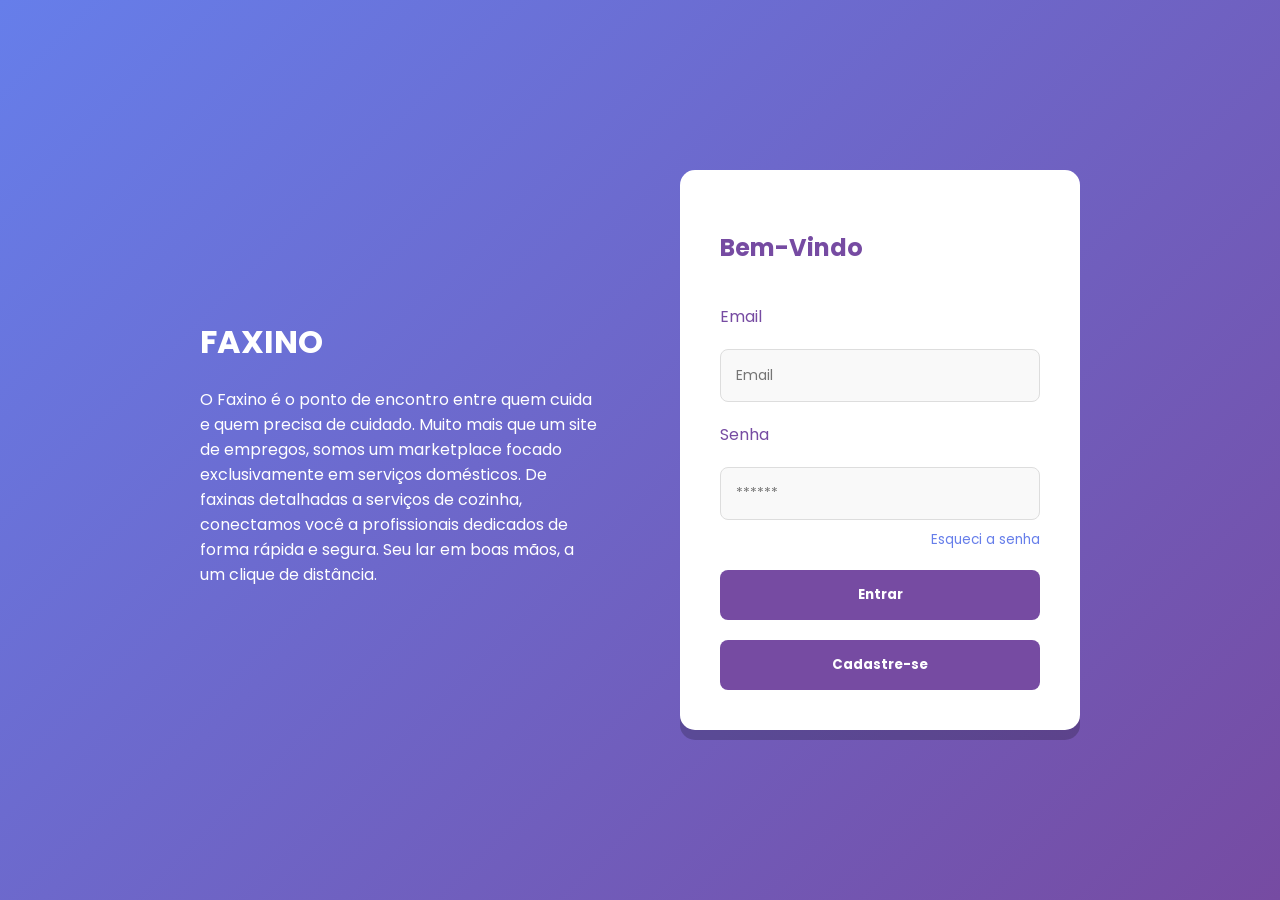
<file: index.html>
<!DOCTYPE html>
<html lang="pt-br">
<head>
    <meta charset="UTF-8">
    <meta name="viewport" content="width=device-width, initial-scale=1.0">
    <title>FAXINO - Login</title>
    <link href="https://fonts.googleapis.com/css2?family=Poppins:wght@300;500;700&display=swap" rel="stylesheet">
    <link rel="stylesheet" href="style.css">
</head>
<body>
    <main class="container">
        <div class="apresentacao">
            <h1>FAXINO</h1>
            <p>O Faxino é o ponto de encontro entre quem cuida e quem precisa de cuidado. Muito mais que um site de empregos, somos um marketplace focado exclusivamente em serviços domésticos. De faxinas detalhadas a serviços de cozinha, conectamos você a profissionais dedicados de forma rápida e segura. Seu lar em boas mãos, a um clique de distância.</p>
        </div>
        
        <form class="login-area" id="form-login">
            <h2 class="cbv">Bem-Vindo</h2>
            
            <label class="ce" for="email">Email</label>
            <input type="email" id="email" placeholder="Email" required>
            
            <label class="cs" for="senha">Senha</label>
            <div class="password-container">
                <input type="password" id="senha" placeholder="******" required>
            </div>
            
            <a href="#" id="link-esqueci" class="link-small">Esqueci a senha</a>
            
            <button type="submit">Entrar</button>
            <button type="button" onclick="window.location.href='cadastro.html'">Cadastre-se</button>
        </form>
    </main>

    <script src="script.js" defer></script>
</body>
</html>
</file>
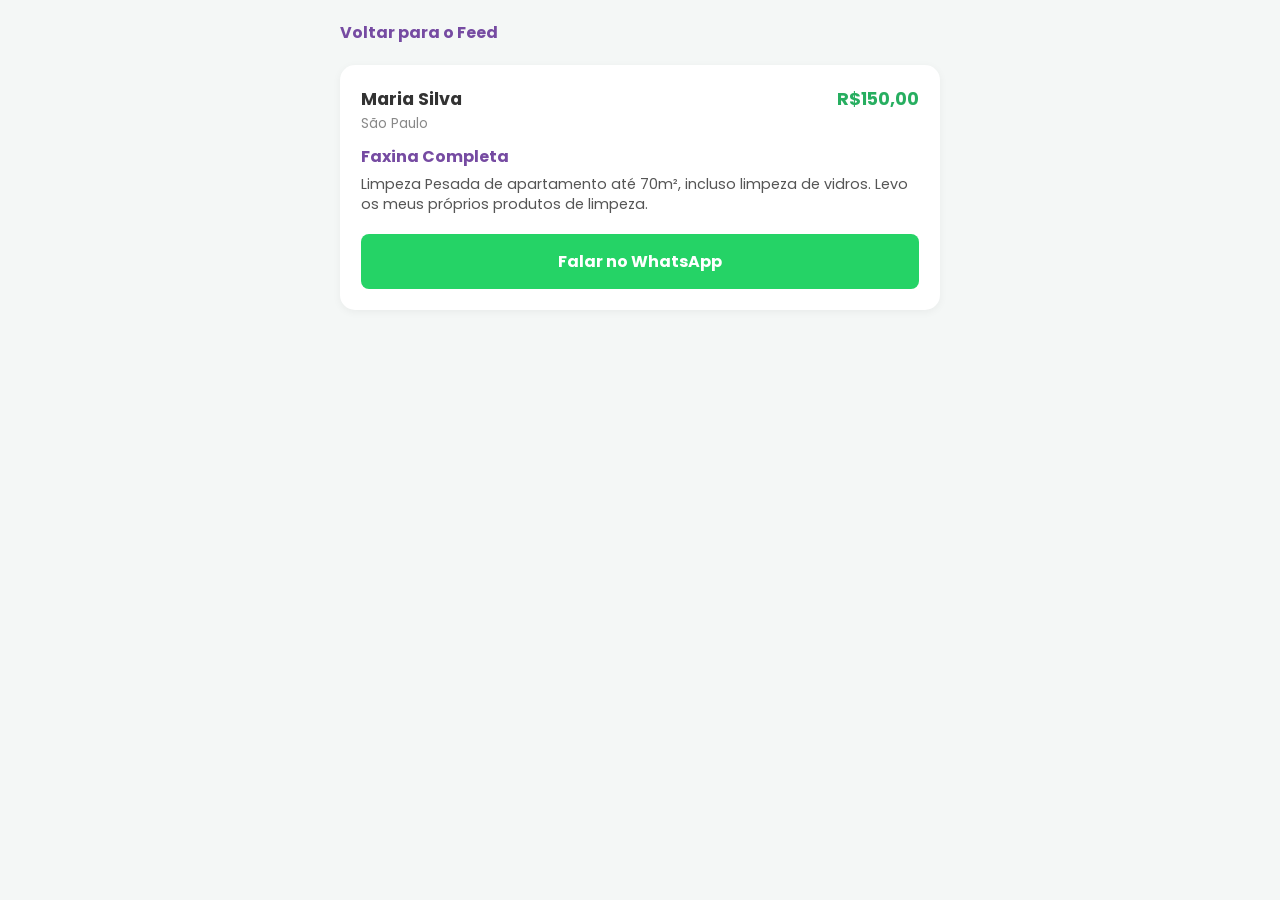
<file: detalhes-servico.html>
<!DOCTYPE html>
<html lang="pt-br">
<head>
    <meta charset="UTF-8">
    <meta name="viewport" content="width=device-width, initial-scale=1.0">
    <title>Detalhes do Serviço - FAXINO</title>
    <link href="https://fonts.googleapis.com/css2?family=Poppins:wght@300;500;700&display=swap" rel="stylesheet">
    <link rel="stylesheet" href="style-feed.css">
</head>
<body class="feed-page">
    <main class="container-feed">
        <header style="margin-bottom: 20px;">
            <button onclick="window.location.href='feed.html'" style="background: none; border: none; color: #764ba2; font-size: 1rem; cursor: pointer; font-weight: bold;">
                Voltar para o Feed
            </button>
        </header>
        <div class="service-card" style="cursor: default; transform: none; border-color: transparent;">
            <div class="card-header">
                <h3 class="user-name">Maria Silva</h3>
                <span class="service-price">R$150,00</span>
            </div>
            <p class="user-city">São Paulo</p>
            <h4 class="service-title">Faxina Completa</h4>
            <p class="service-desc" style="margin-bottom: 20px;">Limpeza Pesada de apartamento até 70m², incluso limpeza de vidros. Levo os meus próprios produtos de limpeza.</p>
            <button id="btn-whatsapp" style="width: 100%; background-color: #25D366; color: white; border: none; padding: 15px; border-radius: 8px; font-weight: bold; cursor: pointer; font-size: 1rem;">
                Falar no WhatsApp
            </button>
        </div>
    </main>
    <script src="script-detalhes.js"></script>
</body>
</html>
</file>
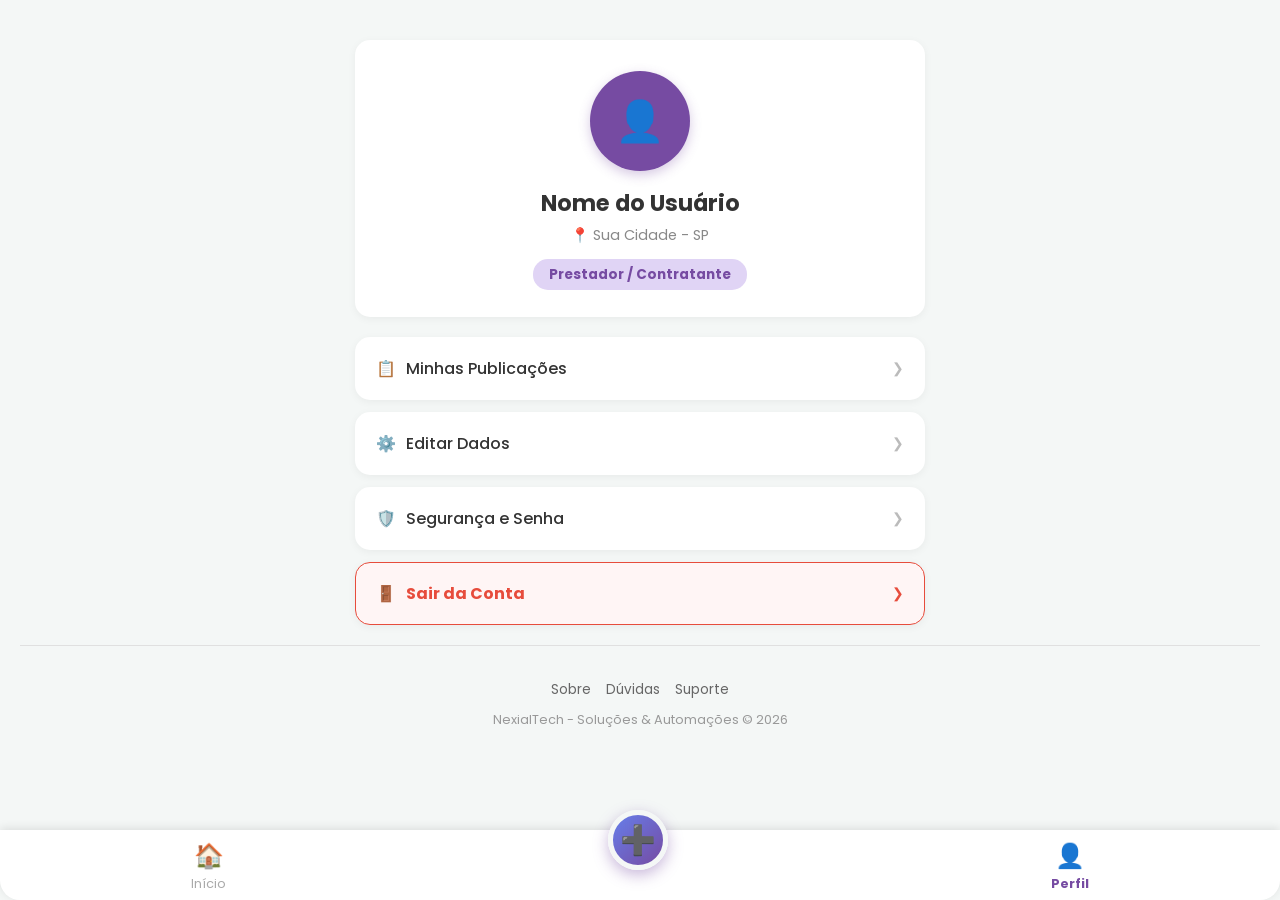
<file: perfil.html>
<!DOCTYPE html>
<html lang="pt-br">
<head>
    <meta charset="UTF-8">
    <meta name="viewport" content="width=device-width, initial-scale=1.0">
    <title>Meu Perfil - FAXINO</title>
    <link href="https://fonts.googleapis.com/css2?family=Poppins:wght@300;500;700&display=swap" rel="stylesheet">
    <link rel="stylesheet" href="style-feed.css">
</head>
<body class="feed-page">
    <main class="container-feed" style="margin-top: 20px; padding: 0 15px;">
        
        <div class="service-card" style="cursor: default; transform: none; border-color: transparent; text-align: center; padding: 30px 20px;">
            <div id="avatar-usuario" style="width: 100px; height: 100px; background-color: #764ba2; color: white; border-radius: 50%; margin: 0 auto 15px; display: flex; align-items: center; justify-content: center; font-size: 2.5rem; box-shadow: 0 4px 12px rgba(118, 75, 162, 0.3); overflow: hidden;">
                👤
            </div>
            <h2 id="perfil-nome" style="color: #333; margin-bottom: 5px; font-size: 1.4rem;">Nome do Usuário</h2>
            <p id="perfil-cidade" style="color: #888; font-size: 0.9rem; margin-bottom: 15px;">📍 Sua Cidade - SP</p>
            <span style="background-color: #e0d4f5; color: #764ba2; padding: 6px 16px; border-radius: 15px; font-size: 0.85rem; font-weight: bold;">
                Prestador / Contratante
            </span>
        </div>

        <section style="display: flex; flex-direction: column; gap: 12px; margin-top: 20px;">
            <div id="menu-publicacoes" class="service-card" style="padding: 18px 20px; display: flex; justify-content: space-between; align-items: center; margin-bottom: 0; cursor: pointer;">
                <span style="font-weight: 500; color: #333; display: flex; align-items: center; gap: 10px;">📋 <span>Minhas Publicações</span></span>
                <span class="seta-ao-lado" style="color: #bbb; font-size: 0.9rem; transition: 0.3s;">❯</span>
            </div>
            
            <div id="menu-editar" class="service-card" style="padding: 18px 20px; display: flex; justify-content: space-between; align-items: center; margin-bottom: 0; cursor: pointer;">
                <span style="font-weight: 500; color: #333; display: flex; align-items: center; gap: 10px;">⚙️ <span>Editar Dados</span></span>
                <span class="seta-ao-lado" style="color: #bbb; font-size: 0.9rem; transition: 0.3s;">❯</span>
            </div>
            
            <div id="menu-seguranca" class="service-card" style="padding: 18px 20px; display: flex; justify-content: space-between; align-items: center; margin-bottom: 0; cursor: pointer;">
                <span style="font-weight: 500; color: #333; display: flex; align-items: center; gap: 10px;">🛡️ <span>Segurança e Senha</span></span>
                <span class="seta-ao-lado" style="color: #bbb; font-size: 0.9rem; transition: 0.3s;">❯</span>
            </div>
            
            <div id="btn-sair" class="service-card" style="padding: 18px 20px; display: flex; justify-content: space-between; align-items: center; margin-bottom: 0; border: 1px solid #e74c3c; background-color: #fff5f5; cursor: pointer;">
                <span style="font-weight: bold; color: #e74c3c; display: flex; align-items: center; gap: 10px;">🚪 <span>Sair da Conta</span></span>
                <span style="color: #e74c3c; font-size: 0.9rem;">❯</span>
            </div>
        </section>

        <div id="painel-opcoes" class="service-card" style="display: none; margin-top: 20px; cursor: default; transform: none; border-color: transparent; padding: 20px; flex-direction: column; gap: 15px;">
        </div>
    </main>
        <footer class="perfil-footer">
            <ul class="footer-links">
            <li><a href="#">Sobre</a></li>
            <li><a href="#">Dúvidas</a></li>
            <li><a href="#">Suporte</a></li>
        </ul>
        <div class="footer-brand">
            <p>NexialTech - Soluções & Automações &copy; 2026</p>
        </div>
        </footer>
    <nav class="bottom-nav">
        <a href="feed.html" class="nav-item">
            <span class="icon">🏠</span>
            <span class="label">Início</span>
        </a>
        <a href="publicar.html" class="nav-item center-btn" style="flex-shrink: 0;">
            <span class="icon" style="font-size: 1.8rem; margin: 0;">➕</span>
        </a>
        <a href="perfil.html" class="nav-item active">
            <span class="icon">👤</span>
            <span class="label">Perfil</span>
        </a>
    </nav>

    <div style="height: 100px;"></div>

    <script src="script-perfil.js"></script>
</body>
</html>
</file>
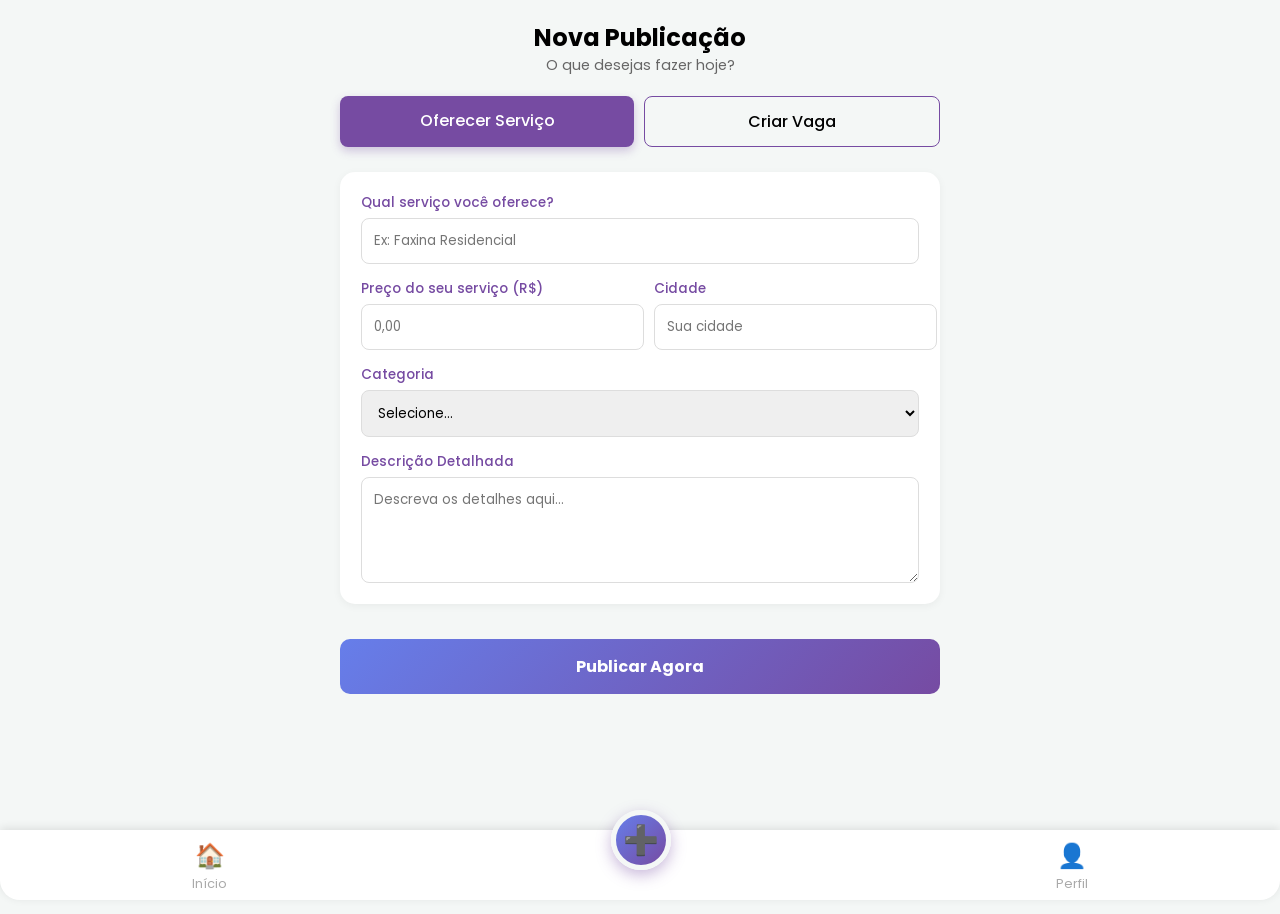
<file: publicar.html>
<!DOCTYPE html>
<html lang="pt-br">
<head>
    <meta charset="UTF-8">
    <meta name="viewport" content="width=device-width, initial-scale=1.0">
    <title>Nova Publicação</title>
    <link href="https://fonts.googleapis.com/css2?family=Poppins:wght@300;500;700&display=swap" rel="stylesheet">
    <link rel="stylesheet" href="style-feed.css"> 
</head>
<body class="feed-page">
    <main class="container-feed" style="margin-bottom: 100px;">
        <header style="text-align: center; margin-bottom: 20px;">   
            <h2>Nova Publicação</h2>
            <p style="color: #666; font-size: 0.9rem;">O que desejas fazer hoje?</p>
        </header>
        <form id="form-publicar">
            <div class="tipo-selector" style="display: flex; gap: 10px; margin-bottom: 25px;">
                <input type="radio" name="tipo" id="tipo-trabalho" value="trabalhar" checked hidden>
                <label for="tipo-trabalho" class="tipo-btn" style="flex: 1; text-align: center; padding: 12px; border-radius: 8px; cursor: pointer; font-weight: 500;">Oferecer Serviço</label>
                <input type="radio" name="tipo" id="tipo-contratar" value="contratar" hidden>
                <label for="tipo-contratar" class="tipo-btn" style="flex: 1; text-align: center; padding: 12px; border: 1px solid #764ba2; border-radius: 8px; cursor: pointer; font-weight: 500;">Criar Vaga</label>
            </div>
            <div id="campos-dinamicos" class="service-card" style="cursor: default; transform: none; border-color: transparent; display: flex; flex-direction: column; gap: 15px; padding: 20px;">
                </div>
            <button type="submit" style="width: 100%; background: linear-gradient(135deg, #667eea 0%, #764ba2 100%); color: white; border: none; padding: 15px; border-radius: 10px; font-weight: bold; margin-top: 20px; cursor: pointer; font-size: 1rem;">
                Publicar Agora
            </button>
        </form>
    </main>

    <nav class="bottom-nav">
        <a href="feed.html" class="nav-item">
            <span class="icon">🏠</span>
            <span class="label">Início</span>
        </a>
        <a href="publicar.html" class="nav-item center-btn" style="flex-shrink: 0;">
            <span class="icon" style="font-size: 1.8rem; margin: 0;">➕</span>
        </a>
        <a href="perfil.html" class="nav-item">
            <span class="icon">👤</span>
            <span class="label">Perfil</span>
        </a>
    </nav>
    <div style="height: 100px;"></div>
    <script src="script-publicar.js"></script>
</body>
</html>
</file>
<file: style.css>
@import url('https://fonts.googleapis.com/css2?family=Poppins:wght@300;500;700&display=swap');
.container {
    display: flex;
    justify-content: center;
    align-items: center;
    min-height: 100vh;
    gap: 80px;
    padding: 40px 20px;
    box-sizing: border-box;
}

.apresentacao{
    max-width: 400px;
}

.login-area {
    display: flex;
    flex-direction: column;
    gap: 15px;
    width: 300px;
}
* {
    font-family: 'Poppins', sans-serif;
}

body{
    margin: 0;
    background: linear-gradient(135deg, #667eea 0%, #764ba2 100%);
    background-attachment: fixed;
    background-size: cover;
    color: #FFFFFF;
    min-height: 100vh;
}

.login-area{
    background-color: white;
    padding: 40px;
    border-radius: 15px;
    box-shadow: 0 10px rgba(0, 0, 0, 0.2);
    display: flex;
    flex-direction: column;
    gap: 20px;
    width: 320px;
}

.login-area input{
    padding: 15px;
    border: 1px solid #ddd;
    border-radius: 8px;
    background-color: #f9f9f9;
    font-size: 14px;
    outline: none;
}

.login-area input:focus{
    border-color: #764ba2;
    background-color: white;
}

.login-area button{
    padding: 15px;
    border: none;
    border-radius: 8px;
    background-color: #764ba2;
    color: white;
    font-weight: bold;
    cursor: pointer;
    transition: 0.3s;
}

.login-area button:hover{
    background-color: #5a367e;
    transform: translateY(-2px);
}

.password-container{
    position: relative;
    display: flex;
}

.password-container input{
    width: 100%;
    height: 100%;
    padding-right: 45px;
}

.eye-icon{
    position: absolute;
    right: 15px;
    top: 50%;
    transform: translateY(-50%);
    cursor: pointer;
    font-size: 1.2rem;
    opacity: 0.6;
}

.eye-icon:hover{
    opacity: 1;
}

.link-small{
    font-size: 0.85rem;
    color: #667eea;
    text-decoration: none;
    align-self: flex-end;
    margin-top: -10px;
}

.register-area{
    color: #b97cf6;
    margin-top: 15px;
    text-align: center;
    font-size: 0.9rem;
}

.register-area a{
    color: #764ba2;
    font-weight: bold;
    text-decoration: none;
}

.register-area a:hover, .link-small:hover{
    text-decoration: underline;
}

.cadastro-area{
    width: 600px;
    max-width: 95%;
}

.row{
    display: flex;
    gap: 15px;
    width: 100%;
}

.input-group{
    display: flex;
    flex-direction: column;
    width: 100%;
}

.perfil-selector{
    display: flex;
    gap: 15px;
    margin-top: 5px;
}

.radio-card{
    flex: 1;
    padding: 15px;
    border: 1px solid #ddd;
    border-radius: 8px;
    text-align: center;
    cursor: pointer;
    background-color: #f9f9f9;
    color: #555;
    font-weight: 500;
    transition: 0.3s;
}

.radio-card:hover{
    border-color: #764ba2;
    background-color: #f0ebf5;
}

input[type= "radio"]:checked + .radio-card{
    background-color: #764ba2;
    color: white;
    border-color: #764ba2;
    box-shadow: 0 4px 10px rgba(118, 75, 162, 0.3);
}

.cbv{
    color: #764ba2;
}

.ce{
    color: #764ba2;
}

.cs{
    color: #764ba2;
}

.b2{
    color: #764ba2;
}

.eye-icon {
    position: absolute;
    right: 15px;
    top: 50%;
    transform: translateY(-50%);
    cursor: pointer;
    font-size: 0.8rem; 
    opacity: 0.7;
    background-color: #f9f9f9; 
    padding-left: 5px;
    width: 40px; 
    text-align: center;
}

input[type="password"]::-ms-reveal,
input[type="password"]::-webkit-credentials-auto-fill-button {
    display: none !important;
}

input[type="password"]{
    padding-right: 40px;
}
</file>
<file: style-feed.css>
*{box-sizing: border-box; margin: 0; padding: 0; font-family: 'Poppins', sans-serif;
}
body.feed-page{
    background-color: #f4f7f6;
    padding: 20px;
}
.container-feed{
    max-width: 600px;
    margin: 0 auto;
}
.search-header{
    display: flex;
    gap: 10px;
    margin-bottom: 15px;
}
.search-box{
    flex: 1;
    background: white;
    padding: 10px 15px;
    border-radius: 10px;
    display: flex;
    align-items: center;
    box-shadow: 0 2px 5px rgba(0, 0, 0, 0.05);
}
.search-box input{
    border: none;
    outline: none;
    width: 100%;
    margin-left: 10px;
    font-size: 1rem;
}
.btn-filter{
    background-color: #764ba2;
    color: white;
    border: none;
    padding: 0 15px;
    border-radius: 10px;
    cursor: pointer;
    font-weight: 500;
}
.filter-panel{
    display: none;
    flex-direction: column;
    gap: 10px;
    background: white;
    padding: 15px;
    border-radius: 10px;
    margin-bottom: 20px;
    box-shadow: 0 5px 15px rgba(0, 0, 0, 0.1);
}
.filter-panel.ativo{
    display: flex;
}
.filter-row{
    display: flex;
    gap: 10px;
}
.filter-panel input, .filter-panel select {
    padding: 10px;
    border: 1px solid #ddd;
    border-radius: 5px;
    width: 100%;
}
#btn-aplicar{
    background-color: #764ba2;
    color: white;
    border: none;
    padding: 10px;
    border-radius: 5px;
    cursor: pointer;
}
.service-card{
    background: white;
    padding: 20px;
    border-radius: 15px;
    margin-bottom: 15px;
    cursor: pointer;
    box-shadow: 0 2px 8px rgba(0, 0, 0, 0.05);
    transition: transform 0.2s;
    border: 1px solid transparent;
}
.service-card:hover{
    transform: translateY(-3px);
    border-color: #764ba2;
}
.card-header{
    display: flex;
    justify-content: space-between;
    align-items: center;
    margin-bottom: 2px;
}
.user-name {
    font-size: 1.1rem;
    color: #333;
}
.service-price{
    font-weight: bold;
    color: #27ae60;
    font-size: 1.1rem;
}
.user-city{
    font-size: 0.85rem;
    color: #888;
    margin-bottom: 10px;
}
.service-title{
    color: #764ba2;
    margin-bottom: 5px;
}
.service-desc{
    font-size: 0.9rem;
    color: #555;
    line-height: 1.4;
}

.bottom-nav{
    position: fixed;
    bottom: 0;
    left: 0;
    width: 100%;
    height: 70px;
    background-color: white;
    display: flex;
    justify-content: space-around;
    align-items: center;
    box-shadow: 0 -2px 10px rgba(0, 0, 0, 0.1);
    border-bottom-left-radius: 20px;
    border-bottom-right-radius: 20px;
    z-index: 1000;
}

.nav-item{
    text-decoration: none;
    color: #aaa;
    display: flex;
    flex-direction: column;
    align-items: center;
    font-size: 0.8rem;
    transition: 0.3s;
}

.nav-item .icon{
    font-size: 1.5rem;
    margin-bottom: 2px;
}
.nav-item.active{
    color: #764ba2;
    font-weight: bold;
}

.nav-item.center-btn{
    background: linear-gradient(135deg, #667eea 0%, #764ba2 100%);
    width: 60px;
    height: 60px;
    border-radius: 50%;
    display: flex;
    justify-content: center;
    align-items: center;
    color: white;
    font-size: 2rem;
    transform: translateY(-25px);
    box-shadow: 0 5px 15px rgba(118, 75, 162, 0.4);
    border: 5px solid #f4f7f6;
}

.nav-item.center-btn .icon{
    margin-bottom: 0;
}

.nav-item.center-btn:hover{
    transform: translateY(-30px) scale(1.05);
}

input[type="radio"]:checked + .tipo-btn{
    background-color: #764ba2;
    color: white;
    box-shadow: 0 4px 10px rgba(118, 75, 162, 0.3);
}

.campo-grupo{
    display: flex;
    flex-direction: column;
    gap: 5px;
}

.campo-grupo label{
    font-size: 0.85rem;
    color: #764ba2;
    font-weight: 500;
}

.campo-grupo input, .campo-grupo textarea, .campo-grupo select{
    padding: 12px;
    border: 1px solid #ddd;
    border-radius: 8px;
    outline: none;
    font-family: 'Poppins', sans-serif;
}

.campo-grupo input:focus, .campo-grupo textarea:focus{
    border-color: #764ba2;
}

.seta-ao-lado.aberto{
    transform: rotate(90deg);
    color: #764ba2 !important;
}

.perfil-footer{
    text-align: center;
    padding: 30px 20px 20px;
    margin-top: 20px;
    border-top: 1px solid #e0e0e0;
}

.footer-links{
    list-style: none;
    display: flex;
    justify-content: center;
    gap: 15px;
    margin-bottom: 10px;
}

.footer-links a{
    text-decoration: none;
    color: #666;
    font-size: 0.85rem;
    transition: color 0.3s;
}

.footer-links a:hover{
    color: #764ba2;
    text-decoration: underline;
}

.footer-brand{
    color: #999;
    font-size: 0.8rem;
}

.card-vaga{
    backgroud-color: #ffffff;
    border-radius: 12px;
    padding: 20px;
    box-shadow: 0 4px 10px rgba(0, 0, 0, 0.08);
    border-left: 6px solid #7c3aed;
    display: flex;
    flex-direction: column;
    gap: 8px;
    margins-bottom: 20px;
}

.card-vaga h3{
    margin: 0;
    color: #2d3748;
    font-size: 1.3rem;
}

.btn-detalhes{
    margin-top: 15px;
    padding: 10px 20px;
    background-color: #7c3aed;
    color: white;
    text-decoration: none;
    border-radius: 8px;
    font-weight: 500;
    text-align: center;
    width: fit-content;
    transition: background-color 0.3s;
}

.btn-detalhes:hover{
    background-color: #6d28d9;
}
</file>
